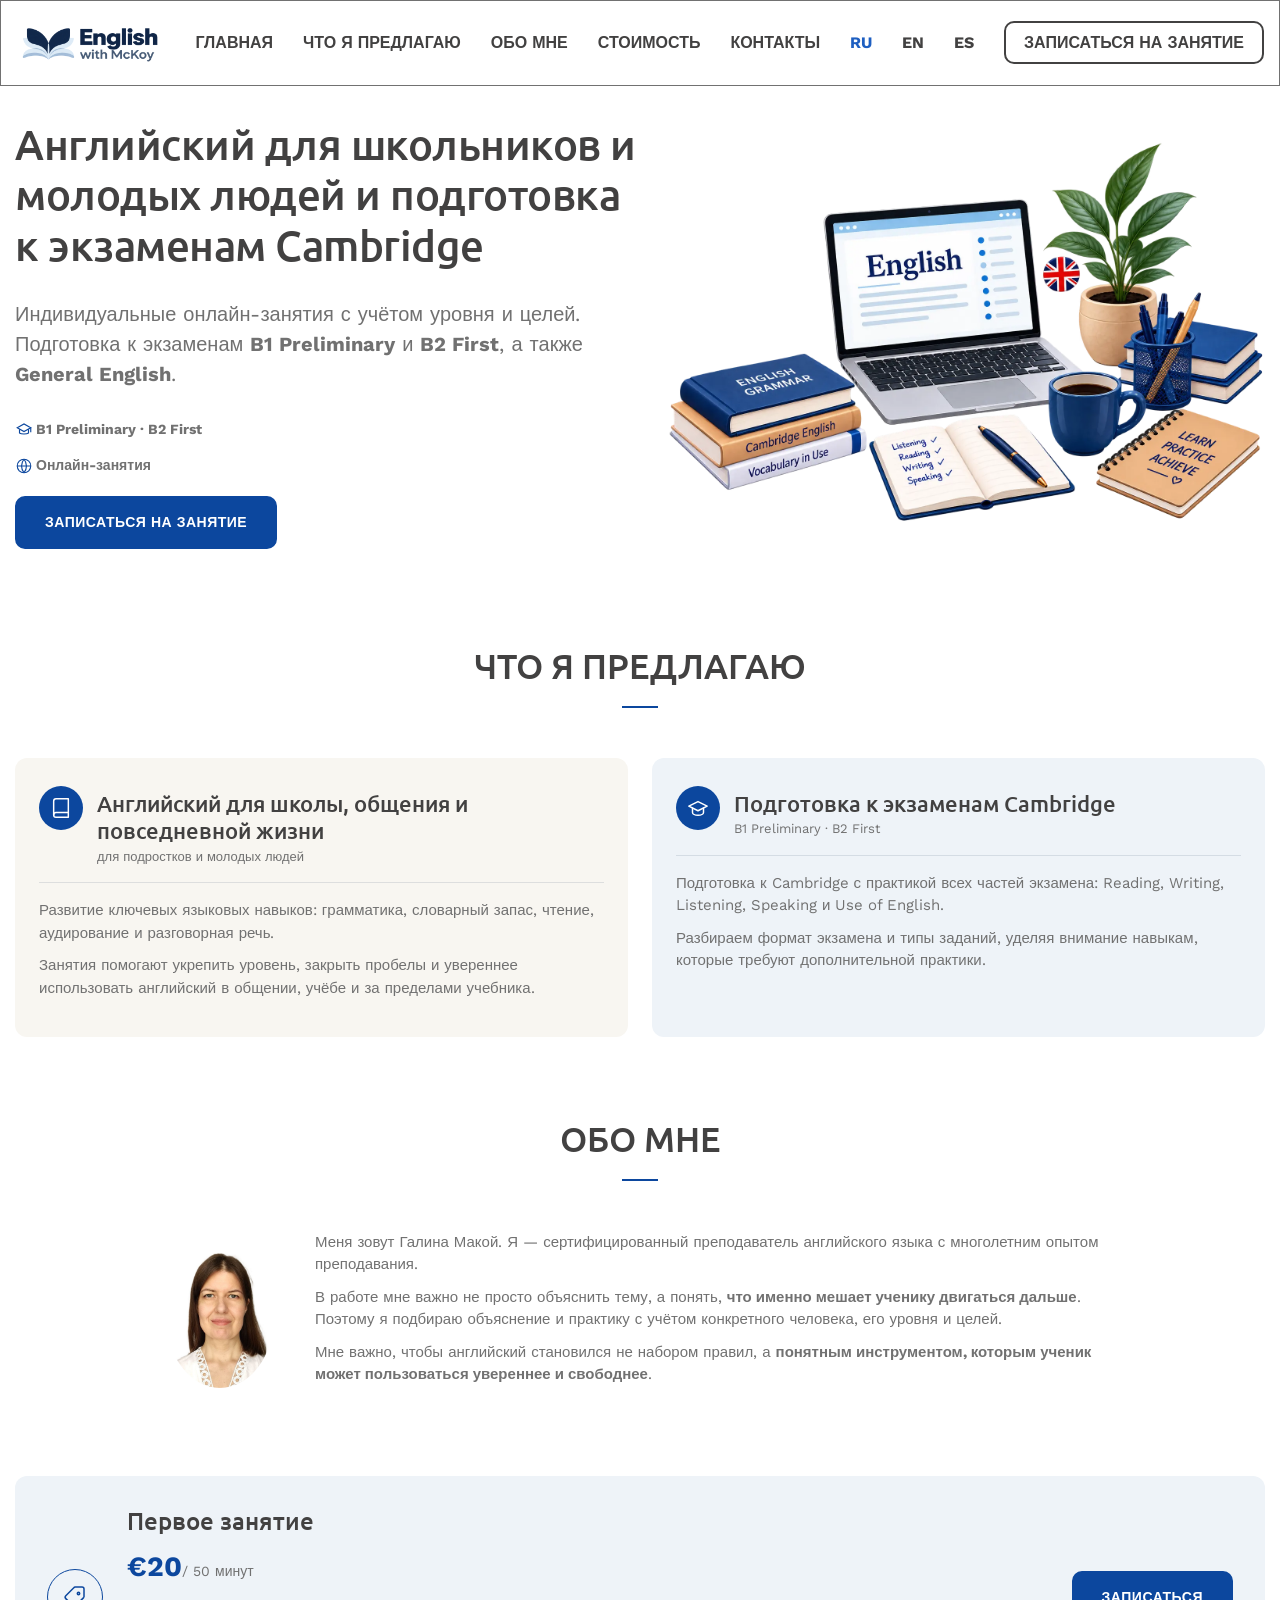
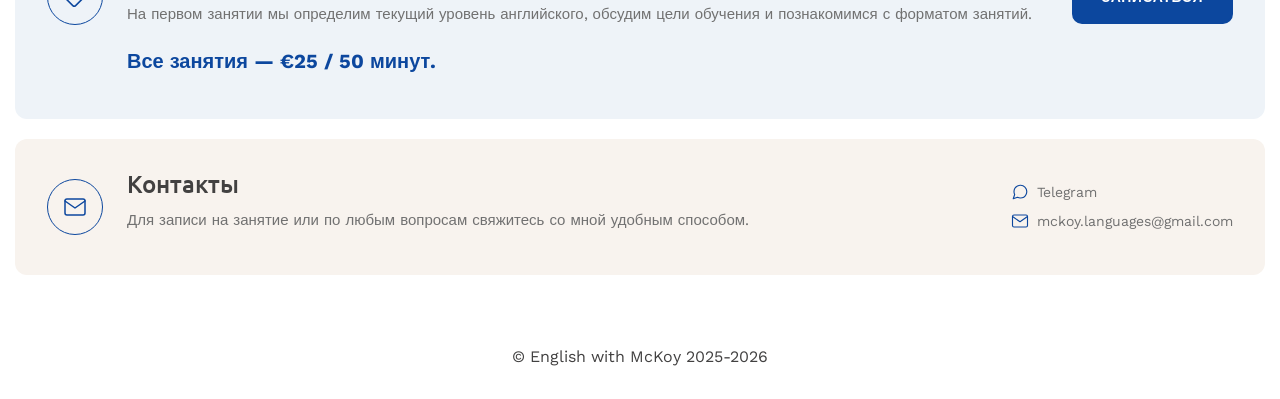
<file: index.html>
<!DOCTYPE html>
<html lang="ru">
<head>
    <meta charset="UTF-8">
    <meta name="viewport" content="width=device-width, initial-scale=1.0">
    <meta property="og:image" content="https://englishwithmckoy.netlify.app/images/og-image.webp" />
    <meta property="og:image:width" content="1200" />
    <meta property="og:image:height" content="630" />
    <meta property="og:url" content="https://englishwithmckoy.netlify.app/" />
    <meta property="og:locale" content="ru_RU" />
    <meta name="twitter:card" content="summary_large_image" />
    <meta name="twitter:image" content="https://englishwithmckoy.netlify.app/images/og-image.webp" />
    <meta name="description"
        content="Галина Маккой — преподаватель английского онлайн для школьников и молодых людей. Подготовка к Cambridge B1 Preliminary и B2 First, а также General English.">

    <link rel="icon" type="image/png" href="/images/favicon/favicon-96x96.png" sizes="96x96" />
    <link rel="icon" type="image/svg+xml" href="/images/favicon/favicon.svg" />
    <link rel="shortcut icon" href="/images/favicon/favicon.ico" />
    <link rel="apple-touch-icon" sizes="180x180" href="/images/favicon/apple-touch-icon.png" />
    <link rel="manifest" href="/images/favicon/site.webmanifest" />

    <link rel="stylesheet" href="css/styles.css">
    <script defer src="js/main.js"></script>
    <title>Галина Маккой — репетитор английского онлайн | Cambridge Exam Preparation</title>
</head>
<body id="home">
    <header class="header">
        <div class="container">
            <div class="header__nav">

                <a href="#home">
                    <h1 class="logo"><img src="/images/logo3.webp" alt="логотип English with McKoy"><span
                            class="sr-only">Galina McKoy's Languages</span></h1>
                </a>
                <button class="burger" type="button">
                    <span class="sr-only">открыть меню</span>
                    <span class="burger__btn"></span>
                </button>
                <nav class="menu">
                    <ul class="menu__list">
                        <li class="menu__item">
                            <a href="#home" class="menu__link">главная</a>
                        </li>
                        <li class="menu__item">
                            <a href="#directions" class="menu__link">Что я предлагаю</a>
                        </li>
                        <li class="menu__item">
                            <a href="#aboutme" class="menu__link">обо мне</a>
                        </li>
                        <li class="menu__item">
                            <a href="#pricing" class="menu__link">стоимость</a>
                        </li>
                        <li class="menu__item">
                            <a href="#contact" class="menu__link">контакты</a>
                        </li>
                        <!-- переключатель языка: ведёт на английскую версию лендинга -->
                        <li class="menu__item">
                            <a href="/" class="menu__link active">ru</a>
                        </li>
                        <li class="menu__item">
                            <a href="/eng/index.html" class="menu__link">en</a>
                        </li>
                        <li class="menu__item">
                            <a href="/es/index.html" class="menu__link">es</a>
                        </li>
                        <li class="menu__item">
                            <a href="#pricing" class="menu__link menu__button">записаться на занятие</a>
                        </li>
                    </ul>

                </nav>
            </div>
        </div>
    </header>
    <main>
        <section class="hero">
            <h2 class="sr-only">Главный экран</h2>
            <div class="container hero__container">

                <div class="hero__info">
                    <p class="hero__heading">Английский для школьников и молодых людей и подготовка к экзаменам
                        Cambridge</p>
                    <p class="hero__subheading">Индивидуальные онлайн-занятия с учётом уровня и целей. Подготовка к
                        экзаменам <span>B1 Preliminary</span> и <span>B2 First</span>, а также <span>General
                            English</span>.</p>
                    <div class="hero__tags">
                        <div class="hero__tag">
                            <svg viewBox="0 0 24 24" aria-hidden="true">
                                <path d="M3 9 12 4l9 5-9 5-9-5Z" />
                                <path d="M6 11v5c2.2 1.7 9.8 1.7 12 0v-5" />
                                <path d="M21 9v6" />
                            </svg>
                            <div class="hero__tag-text">B1 Preliminary · B2 First

                            </div>
                        </div>
                        <div class="hero__tag">
                            <svg viewBox="0 0 24 24" aria-hidden="true">
                                <circle cx="12" cy="12" r="9" />
                                <path d="M3 12h18M12 3a14 14 0 0 1 0 18M12 3a14 14 0 0 0 0 18" />
                            </svg>
                            <div class="hero__tag-text">Онлайн-занятия</div>
                        </div>
                    </div>
                    <a href="#pricing" class="btn btn--primary hero__cta">записаться на занятие</a>

                </div>
                <img class="hero__pic" src="/images/hero_bgr1.webp"
                    alt="рабочий стол с ноутбуком, кофе, блокнотом и растением — подготовка к онлайн-уроку английского">
            </div>
        </section>

        <section class="section" id="directions">
            <div class="container">
                <h2 class="title">Что я предлагаю</h2>
                <ul class="directions__grid">
                    <li class="direction-card direction-card--alt">
                        <div class="direction-card__head">
                            <div class="direction-card__icon" aria-hidden="true">
                                <svg viewBox="0 0 24 24" xmlns="http://www.w3.org/2000/svg">
                                    <path d="M4 19.5A2.5 2.5 0 0 1 6.5 17H20" stroke-linecap="round"
                                        stroke-linejoin="round" />
                                    <path d="M6.5 2H20v20H6.5A2.5 2.5 0 0 1 4 19.5v-15A2.5 2.5 0 0 1 6.5 2z"
                                        stroke-linecap="round" stroke-linejoin="round" />
                                </svg>
                            </div>
                            <div>
                                <h3 class="direction-card__title">Английский для школы, общения и повседневной жизни
                                </h3>
                                <p class="direction-card__subtitle">для подростков и молодых людей</p>
                            </div>
                        </div>
                        <hr class="direction-card__divider">
                        <p class="direction-card__text">Развитие ключевых языковых навыков: грамматика, словарный запас,
                            чтение, аудирование и разговорная речь.</p>
                        <p class="direction-card__text">Занятия помогают укрепить уровень, закрыть пробелы и увереннее
                            использовать английский в общении, учёбе и за пределами
                            учебника.</p>
                    </li>
                    <li class="direction-card">
                        <div class="direction-card__head">
                            <div class="direction-card__icon" aria-hidden="true">
                                <svg viewBox="0 0 24 24" xmlns="http://www.w3.org/2000/svg">
                                    <path d="M22 10 12 5 2 10l10 5 10-5z" stroke-linecap="round"
                                        stroke-linejoin="round" />
                                    <path d="M6 12v5c0 1.5 2.5 3 6 3s6-1.5 6-3v-5" stroke-linecap="round"
                                        stroke-linejoin="round" />
                                </svg>
                            </div>
                            <div>
                                <h3 class="direction-card__title">Подготовка к экзаменам Cambridge</h3>
                                <p class="direction-card__subtitle">B1 Preliminary · B2 First</p>
                            </div>
                        </div>
                        <hr class="direction-card__divider">
                        <p class="direction-card__text">Подготовка к Cambridge с практикой всех частей экзамена:
                            Reading, Writing, Listening, Speaking и Use of English.</p>
                        <p class="direction-card__text">Разбираем формат экзамена и типы заданий, уделяя внимание
                            навыкам, которые требуют дополнительной практики.</p>
                    </li>
                </ul>
            </div>
        </section>

        <!-- ОБО МНЕ — ЗАГОТОВКА. Финальный текст пока не готов, оставлено место под фото и короткую заметку -->
        <section class="section" id="aboutme">
            <div class="container">
                <h2 class="title">обо мне</h2>
                <div class="about-placeholder">
                    <img class="about-avatar--placeholder" aria-hidden="true" src="/images/galina.jpg"
                        alt="фото Галины Маккой, преподавателя английского языка, улыбающейся и смотрящей в камеру">
                    <div class="about-placeholder__note">
                        <p>Меня зовут Галина Макой. Я — сертифицированный преподаватель английского языка с многолетним
                            опытом преподавания.</p>

                        <p>В работе мне важно не просто объяснить тему, а понять, <span>что именно мешает ученику
                                двигаться дальше</span>. Поэтому я подбираю объяснение и практику с учётом конкретного
                            человека, его уровня и целей.</p>

                        <p></p>Мне важно, чтобы английский становился не набором правил, а <span>понятным инструментом,
                            которым ученик может пользоваться
                            увереннее и свободнее</span>.</p>
                    </div>
                </div>
            </div>
        </section>

        <!-- ЦЕНА НИЖЕ ПРИМЕРНАЯ — если что-то изменится, поправьте здесь -->
        <section class="section" id="pricing">
            <div class="container">
                <div class="plaque-bar plaque-bar--blue">
                    <div class="plaque-bar__icon" aria-hidden="true">
                        <svg viewBox="0 0 24 24" xmlns="http://www.w3.org/2000/svg">
                            <path
                                d="M20.6 12.6 12.6 20.6a2 2 0 0 1-2.8 0l-7-7a2 2 0 0 1 0-2.8L10.8 2.8A2 2 0 0 1 12.2 2H19a2 2 0 0 1 2 2v6.8a2 2 0 0 1-.4 1.8z"
                                stroke-linecap="round" stroke-linejoin="round" />
                            <circle cx="15.5" cy="8.5" r="1.2" />
                        </svg>
                    </div>
                    <div class="plaque-bar__body">
                        <h2 class="plaque-bar__title">Первое занятие</h2>
                        <p class="plaque-bar__price">€20<span>/ 50 минут</span></p>
                        <p class="plaque-bar__text">На первом занятии мы определим текущий уровень
                            английского, обсудим цели обучения и познакомимся
                            с форматом занятий.
                        </p>
                        <p class="plaque-bar__lessons">Все занятия — €25 / 50 минут.</p>
                    </div>
                    <a href="https://cal.com/galina-mckoy-zdlrys" target="_blank" rel="noopener"
                        class="btn btn--primary">записаться</a>
                </div>

                <!-- КОНТАКТЫ — ПЛЕЙСХОЛДЕРЫ, замените WhatsApp и почту на свои -->
                <div class="plaque-bar plaque-bar--cream" id="contact">
                    <div class="plaque-bar__icon" aria-hidden="true">
                        <svg viewBox="0 0 24 24" xmlns="http://www.w3.org/2000/svg">
                            <rect x="2" y="4" width="20" height="16" rx="2" stroke-linecap="round"
                                stroke-linejoin="round" />
                            <path d="m2 6 10 7 10-7" stroke-linecap="round" stroke-linejoin="round" />
                        </svg>
                    </div>
                    <div class="plaque-bar__body">
                        <h2 class="plaque-bar__title">Контакты</h2>
                        <p class="plaque-bar__text">Для записи на занятие или по любым вопросам свяжитесь со мной
                            удобным способом.</p>
                    </div>
                    <div class="plaque-bar__side">
                        <!-- <a href="#contact" class="btn btn--primary">записаться на занятие</a> -->
                        <div class="plaque-bar__contacts">
                            <span class="plaque-bar__contact-item">
                                <svg viewBox="0 0 24 24" xmlns="http://www.w3.org/2000/svg" aria-hidden="true">
                                    <path
                                        d="M21 11.5a8.38 8.38 0 0 1-.9 3.8 8.5 8.5 0 0 1-7.6 4.7 8.38 8.38 0 0 1-3.8-.9L3 21l1.9-5.7a8.38 8.38 0 0 1-.9-3.8 8.5 8.5 0 0 1 4.7-7.6 8.38 8.38 0 0 1 3.8-.9h.5a8.48 8.48 0 0 1 8 8v.5z"
                                        stroke-linecap="round" stroke-linejoin="round" />
                                </svg>
                                <a href="https://t.me/English_With_McKoy" target="_blank" rel="noopener">Telegram</a>
                            </span>
                            <span class="plaque-bar__contact-item">
                                <svg viewBox="0 0 24 24" xmlns="http://www.w3.org/2000/svg" aria-hidden="true">
                                    <rect x="2" y="4" width="20" height="16" rx="2" stroke-linecap="round"
                                        stroke-linejoin="round" />
                                    <path d="m2 6 10 7 10-7" stroke-linecap="round" stroke-linejoin="round" />
                                </svg>
                                <a href="mailto:mckoy.languages@gmail.com">mckoy.languages@gmail.com</a>
                            </span>
                        </div>
                    </div>
                </div>
            </div>
        </section>


    </main>
    <footer>
        <div class="container">
            &copy English with McKoy 2025-<span id="current-year"></span>
        </div>
    </footer>

</body>
</html>
</file>
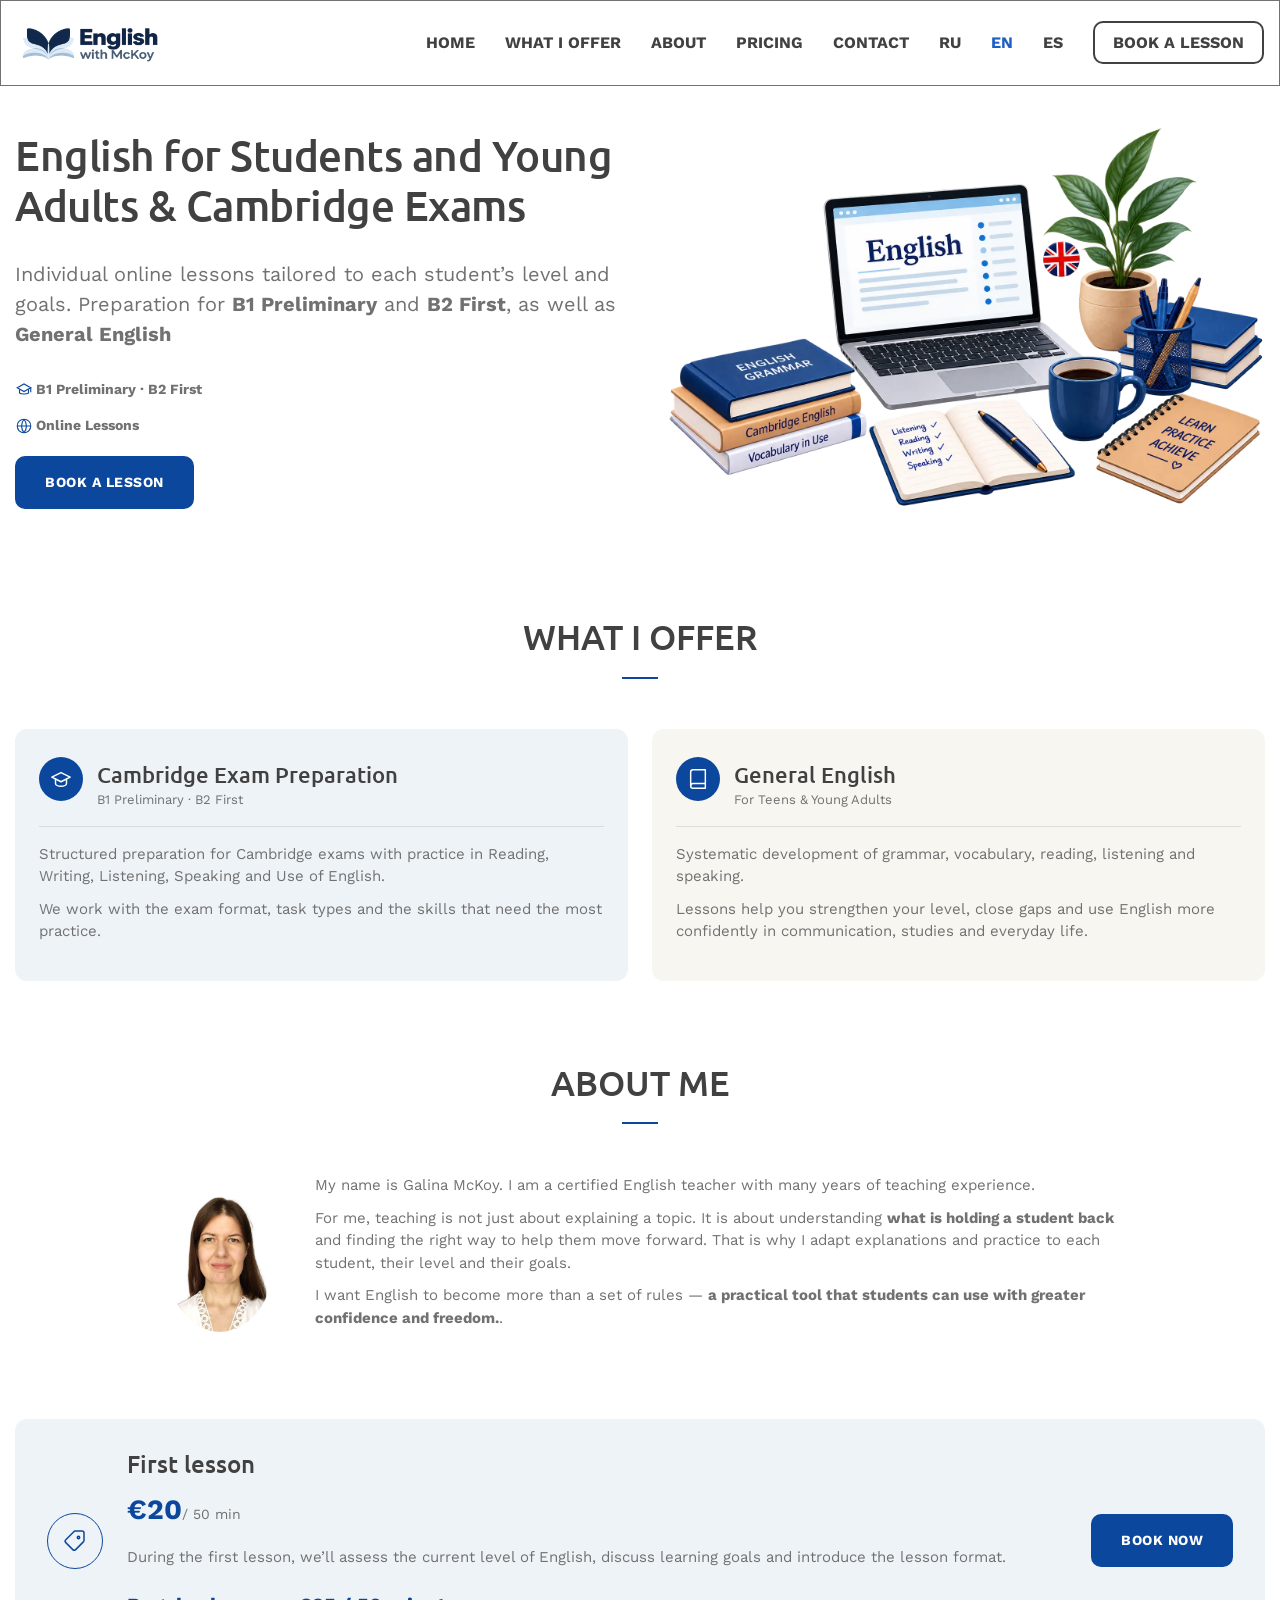
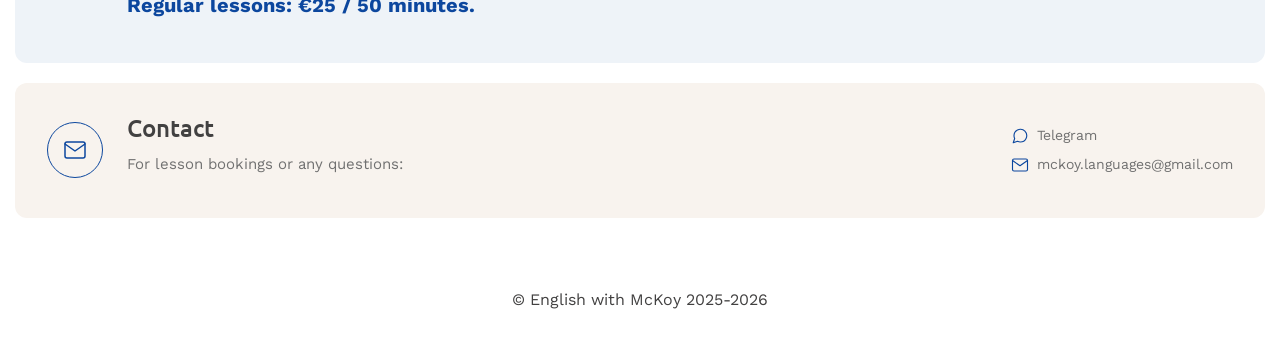
<file: eng/index.html>
<!DOCTYPE html>
<html lang="en">
<head>
    <meta charset="UTF-8">
    <meta name="viewport" content="width=device-width, initial-scale=1.0">
    <meta property="og:image" content="https://englishwithmckoy.netlify.app/images/og-image.webp" />
    <meta property="og:image:width" content="1200" />
    <meta property="og:image:height" content="630" />
    <meta property="og:url" content="https://englishwithmckoy.netlify.app/eng/" />
    <meta property="og:locale" content="en_US" />
    <meta name="twitter:card" content="summary_large_image" />
    <meta name="twitter:image" content="https://englishwithmckoy.netlify.app/images/og-image.webp" />
    <meta name="description"
        content="Galina McKoy — online English tutor for teens and young adults. Cambridge Exam Preparation and General English.">

    <link rel="icon" type="image/png" href="/images/favicon/favicon-96x96.png" sizes="96x96" />
    <link rel="icon" type="image/svg+xml" href="/images/favicon/favicon.svg" />
    <link rel="shortcut icon" href="/images/favicon/favicon.ico" />
    <link rel="apple-touch-icon" sizes="180x180" href="/images/favicon/apple-touch-icon.png" />
    <link rel="manifest" href="/images/favicon/site.webmanifest" />

    <link rel="stylesheet" href="../css/styles.css">
    <script defer src="../js/main.js"></script>
    <title>Galina McKoy — Online English Tutor</title>
</head>
<body id="home">
    <header class="header">
        <div class="container">
            <div class="header__nav">

                <a href="#home">
                    <h1 class="logo"><img src="/images/logo3.webp" alt="English with McKoy logo"><span
                            class="sr-only">Galina McKoy's Languages</span></h1>
                </a>
                <button class="burger" type="button">
                    <span class="sr-only">open menu</span>
                    <span class="burger__btn"></span>
                </button>
                <nav class="menu">
                    <ul class="menu__list">
                        <li class="menu__item">
                            <a href="#home" class="menu__link">home</a>
                        </li>
                        <li class="menu__item">
                            <a href="#directions" class="menu__link">what i offer</a>
                        </li>
                        <li class="menu__item">
                            <a href="#aboutme" class="menu__link">about</a>
                        </li>
                        <li class="menu__item">
                            <a href="#pricing" class="menu__link">pricing</a>
                        </li>
                        <li class="menu__item">
                            <a href="#contact" class="menu__link">contact</a>
                        </li>
                        <!-- language switch: back to the Russian version -->
                        <li class="menu__item">
                            <a href="/" class="menu__link">ru</a>
                        </li>
                        <li class="menu__item">
                            <a href="/eng/index.html" class="menu__link active">en</a>
                        </li>
                        <li class="menu__item">
                            <a href="/es/index.html" class="menu__link">es</a>
                        </li>
                        <li class="menu__item">
                            <a href="#pricing" class="menu__link menu__button">book a lesson</a>
                        </li>
                    </ul>

                </nav>
            </div>
        </div>
    </header>
    <main>
        <section class="hero">
            <h2 class="sr-only">Hero section</h2>
            <div class="container hero__container">

                <div class="hero__info">
                    <p class="hero__heading">English for Students and Young Adults & Cambridge Exams</p>
                    <p class="hero__subheading">Individual online lessons tailored to each student’s level and goals.
                        Preparation for <span>B1 Preliminary</span> and <span>B2 First</span>, as
                        well as <span>General English</span></p>
                    <div class="hero__tags">
                        <div class="hero__tag">
                            <svg viewBox="0 0 24 24" aria-hidden="true">
                                <path d="M3 9 12 4l9 5-9 5-9-5Z" />
                                <path d="M6 11v5c2.2 1.7 9.8 1.7 12 0v-5" />
                                <path d="M21 9v6" />
                            </svg>
                            <div class="hero__tag-text">

                                B1 Preliminary · B2 First
                            </div>
                        </div>
                        <div class="hero__tag">
                            <svg viewBox="0 0 24 24" aria-hidden="true">
                                <circle cx="12" cy="12" r="9" />
                                <path d="M3 12h18M12 3a14 14 0 0 1 0 18M12 3a14 14 0 0 0 0 18" />
                            </svg>
                            <div class="hero__tag-text">
                                Online Lessons

                            </div>
                        </div>
                    </div>

                    <a href="#pricing" class="btn btn--primary hero__cta">book a lesson</a>

                </div>
                <img class="hero__pic" src="/images/hero_bgr1.webp"
                    alt="desk with a laptop, coffee, notebook and a plant, set up for an online English lesson">
            </div>
        </section>

        <section class="section" id="directions">
            <div class="container">
                <h2 class="title">what i offer</h2>
                <ul class="directions__grid">
                    <li class="direction-card">
                        <div class="direction-card__head">
                            <div class="direction-card__icon" aria-hidden="true">
                                <svg viewBox="0 0 24 24" xmlns="http://www.w3.org/2000/svg">
                                    <path d="M22 10 12 5 2 10l10 5 10-5z" stroke-linecap="round"
                                        stroke-linejoin="round" />
                                    <path d="M6 12v5c0 1.5 2.5 3 6 3s6-1.5 6-3v-5" stroke-linecap="round"
                                        stroke-linejoin="round" />
                                </svg>
                            </div>
                            <div>
                                <h3 class="direction-card__title">Cambridge Exam Preparation</h3>
                                <p class="direction-card__subtitle">B1 Preliminary · B2 First</p>
                            </div>
                        </div>
                        <hr class="direction-card__divider">
                        <p class="direction-card__text">Structured preparation for Cambridge exams with practice in
                            Reading, Writing, Listening, Speaking and Use of English.</p>
                        <p class="direction-card__text">We work with the exam format, task types and the skills that
                            need the most practice.</p>
                    </li>
                    <li class="direction-card direction-card--alt">
                        <div class="direction-card__head">
                            <div class="direction-card__icon" aria-hidden="true">
                                <svg viewBox="0 0 24 24" xmlns="http://www.w3.org/2000/svg">
                                    <path d="M4 19.5A2.5 2.5 0 0 1 6.5 17H20" stroke-linecap="round"
                                        stroke-linejoin="round" />
                                    <path d="M6.5 2H20v20H6.5A2.5 2.5 0 0 1 4 19.5v-15A2.5 2.5 0 0 1 6.5 2z"
                                        stroke-linecap="round" stroke-linejoin="round" />
                                </svg>
                            </div>
                            <div>
                                <h3 class="direction-card__title">General English</h3>
                                <p class="direction-card__subtitle">For Teens &amp; Young Adults</p>
                            </div>
                        </div>
                        <hr class="direction-card__divider">
                        <p class="direction-card__text">Systematic development of grammar, vocabulary, reading,
                            listening and speaking.</p>
                        <p class="direction-card__text">Lessons help you strengthen your level, close gaps and use
                            English more confidently in communication, studies and everyday life.</p>
                    </li>
                </ul>
            </div>
        </section>

        <!-- ABOUT ME — PLACEHOLDER. Final bio not ready yet, space reserved for a photo and short note -->
        <section class="section" id="aboutme">
            <div class="container">
                <h2 class="title">about me</h2>
                <div class="about-placeholder">

                    <img class="about-avatar--placeholder" aria-hidden="true" src="/images/galina.jpg"
                        alt="photo of Galina McKoy, an English teacher, smiling and looking at the camera">

                    <div class="about-placeholder__note">
                        <p>My name is Galina McKoy. I am a certified English teacher with many years of teaching
                            experience.
                        </p>

                        <p>For me, teaching is not just about explaining a topic. It is about understanding <span>what
                                is holding a student back</span>
                            and finding the right way to help them move forward. That is why I adapt explanations and
                            practice to each student,
                            their level and their goals.
                        </p>

                        <p>I want English to become more than a set of rules — <span>a practical tool that students can
                                use with greater confidence and freedom.</span>.</p>
                    </div>
                </div>
            </div>
        </section>

        <!-- PRICE BELOW IS A PLACEHOLDER — update if it changes -->
        <section class="section" id="pricing">
            <div class="container">
                <div class="plaque-bar plaque-bar--blue">
                    <div class="plaque-bar__icon" aria-hidden="true">
                        <svg viewBox="0 0 24 24" xmlns="http://www.w3.org/2000/svg">
                            <path
                                d="M20.6 12.6 12.6 20.6a2 2 0 0 1-2.8 0l-7-7a2 2 0 0 1 0-2.8L10.8 2.8A2 2 0 0 1 12.2 2H19a2 2 0 0 1 2 2v6.8a2 2 0 0 1-.4 1.8z"
                                stroke-linecap="round" stroke-linejoin="round" />
                            <circle cx="15.5" cy="8.5" r="1.2" />
                        </svg>
                    </div>
                    <div class="plaque-bar__body">
                        <h2 class="plaque-bar__title">First lesson</h2>
                        <p class="plaque-bar__price">€20<span>/ 50 min</span></p>
                        <p class="plaque-bar__text">During the first lesson, we’ll assess the current level
                            of English, discuss learning goals and introduce
                            the lesson format.</p>
                        <p class="plaque-bar__lessons">Regular lessons: €25 / 50 minutes.
                        </p>
                    </div>
                    <a href="https://cal.com/galina-mckoy-zdlrys" target="_blank" rel="noopener"
                        class="btn btn--primary">book now</a>
                </div>

                <!-- CONTACT DETAILS ARE PLACEHOLDERS — replace WhatsApp and email with your own -->
                <div class="plaque-bar plaque-bar--cream" id="contact">
                    <div class="plaque-bar__icon" aria-hidden="true">
                        <svg viewBox="0 0 24 24" xmlns="http://www.w3.org/2000/svg">
                            <rect x="2" y="4" width="20" height="16" rx="2" stroke-linecap="round"
                                stroke-linejoin="round" />
                            <path d="m2 6 10 7 10-7" stroke-linecap="round" stroke-linejoin="round" />
                        </svg>
                    </div>
                    <div class="plaque-bar__body">
                        <h2 class="plaque-bar__title">Contact</h2>
                        <p class="plaque-bar__text">For lesson bookings or any questions:
                        </p>
                    </div>
                    <div class="plaque-bar__side">
                        <!-- <a href="#contact" class="btn btn--primary">book a lesson</a> -->
                        <div class="plaque-bar__contacts">
                            <span class="plaque-bar__contact-item">
                                <svg viewBox="0 0 24 24" xmlns="http://www.w3.org/2000/svg" aria-hidden="true">
                                    <path
                                        d="M21 11.5a8.38 8.38 0 0 1-.9 3.8 8.5 8.5 0 0 1-7.6 4.7 8.38 8.38 0 0 1-3.8-.9L3 21l1.9-5.7a8.38 8.38 0 0 1-.9-3.8 8.5 8.5 0 0 1 4.7-7.6 8.38 8.38 0 0 1 3.8-.9h.5a8.48 8.48 0 0 1 8 8v.5z"
                                        stroke-linecap="round" stroke-linejoin="round" />
                                </svg>
                                <a href="https://t.me/English_With_McKoy" target="_blank" rel="noopener">Telegram</a>
                            </span>
                            <span class="plaque-bar__contact-item">
                                <svg viewBox="0 0 24 24" xmlns="http://www.w3.org/2000/svg" aria-hidden="true">
                                    <rect x="2" y="4" width="20" height="16" rx="2" stroke-linecap="round"
                                        stroke-linejoin="round" />
                                    <path d="m2 6 10 7 10-7" stroke-linecap="round" stroke-linejoin="round" />
                                </svg>
                                <a href="mailto:mckoy.languages@gmail.com">mckoy.languages@gmail.com</a>
                            </span>
                        </div>
                    </div>
                </div>
            </div>
        </section>


    </main>
    <footer>
        <div class="container">
            &copy English with McKoy 2025-<span id="current-year"></span>
        </div>
    </footer>

</body>
</html>
</file>
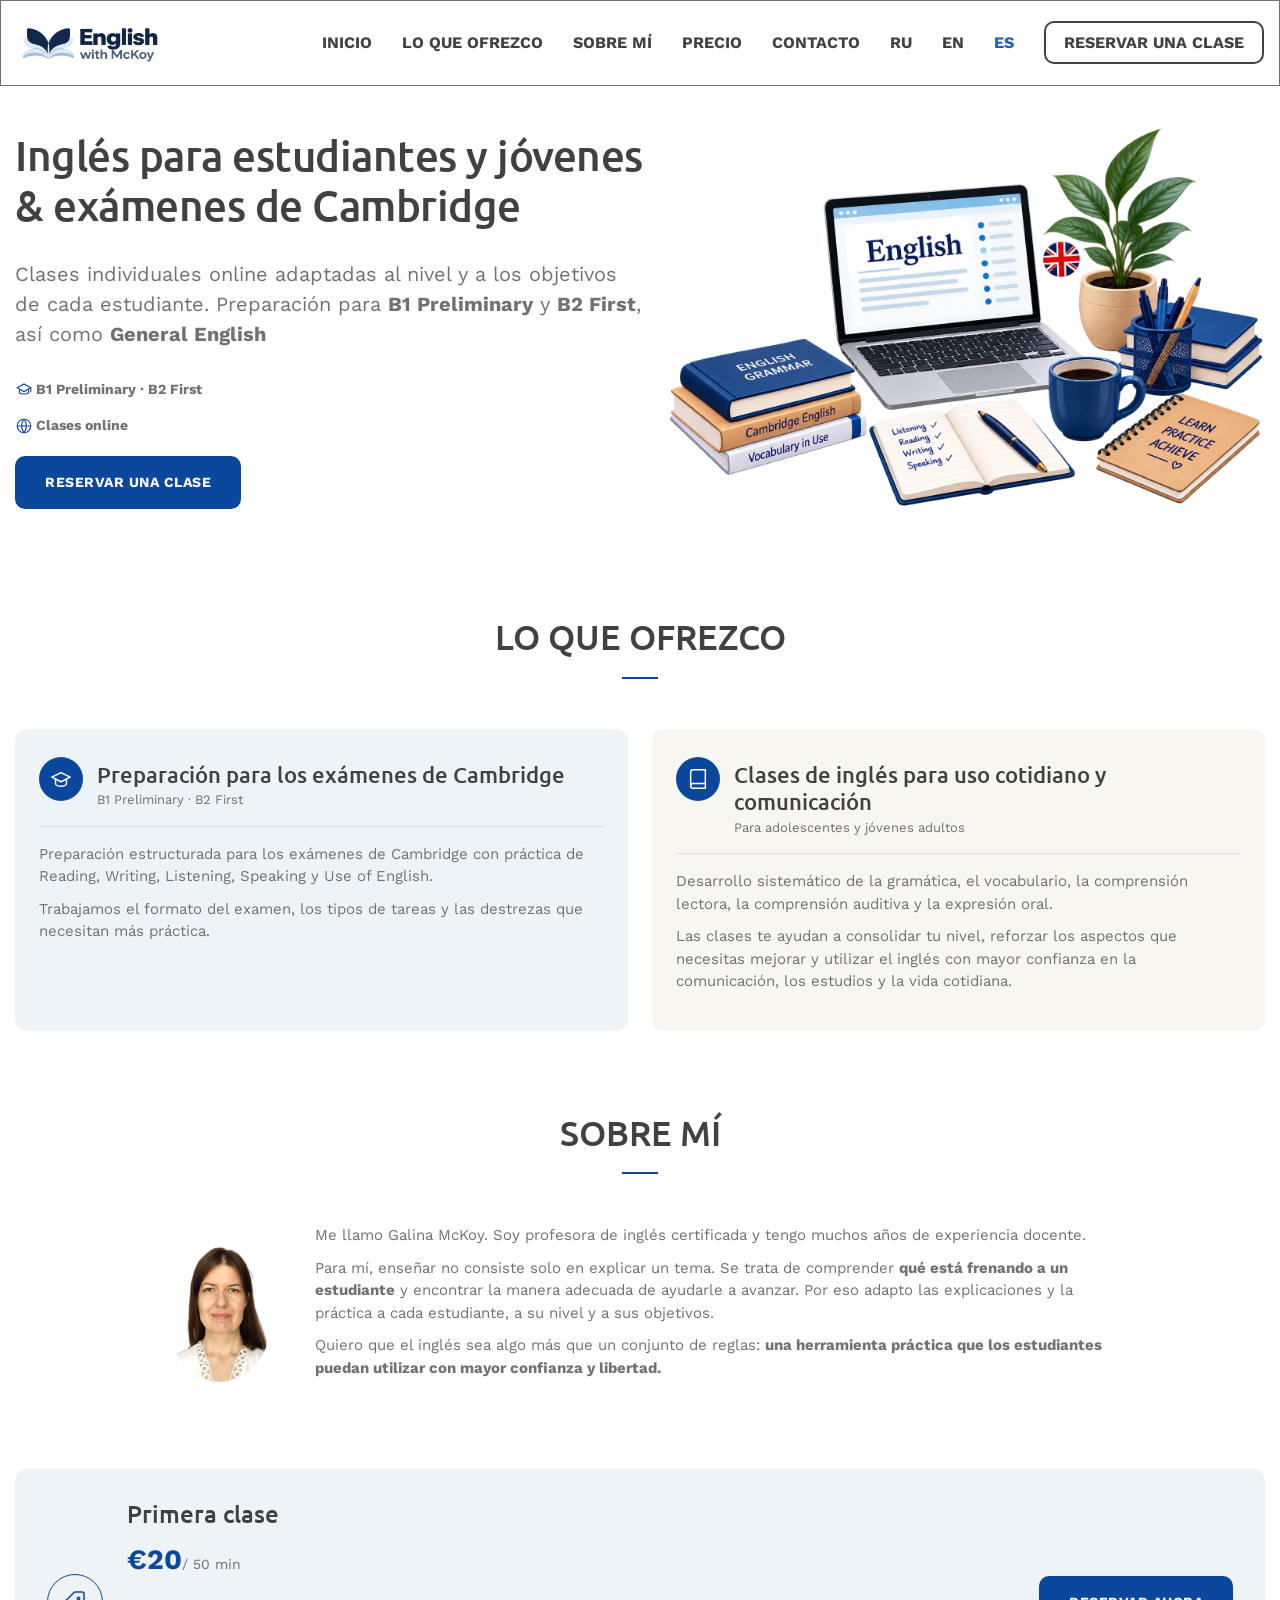
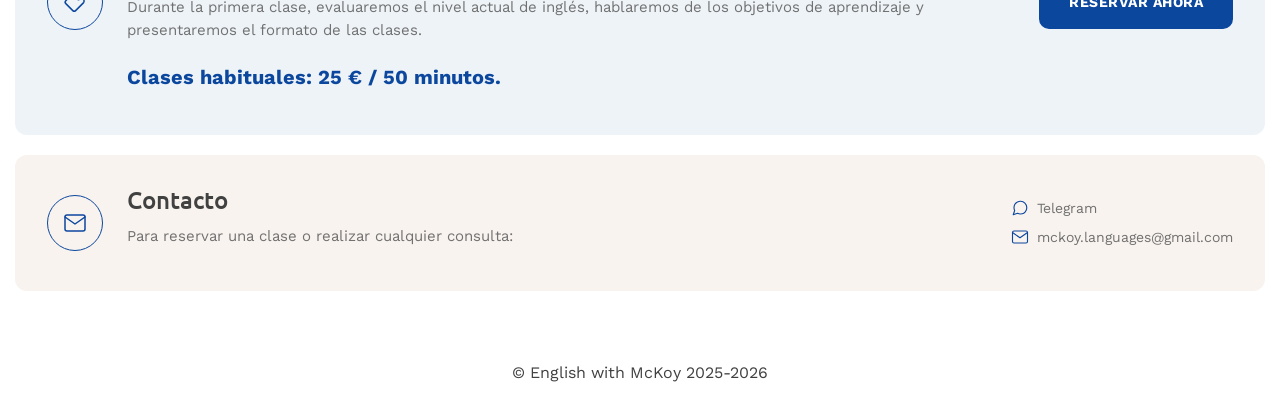
<file: es/index.html>
<!DOCTYPE html>
<html lang="es">

<head>
    <meta charset="UTF-8">
    <meta name="viewport" content="width=device-width, initial-scale=1.0">
    <meta property="og:image" content="https://englishwithmckoy.netlify.app/images/og-image.webp" />
    <meta property="og:image:width" content="1200" />
    <meta property="og:image:height" content="630" />
    <meta property="og:url" content="https://englishwithmckoy.netlify.app/es/" />
    <meta property="og:locale" content="es_ES" />
    <meta name="twitter:card" content="summary_large_image" />
    <meta name="twitter:image" content="https://englishwithmckoy.netlify.app/images/og-image.webp" />
    <meta name="description"
        content="Galina McKoy — profesora de inglés online para adolescentes y jóvenes adultos. Preparación para los exámenes de Cambridge y General English.">

    <link rel="icon" type="image/png" href="/images/favicon/favicon-96x96.png" sizes="96x96" />
    <link rel="icon" type="image/svg+xml" href="/images/favicon/favicon.svg" />
    <link rel="shortcut icon" href="/images/favicon/favicon.ico" />
    <link rel="apple-touch-icon" sizes="180x180" href="/images/favicon/apple-touch-icon.png" />
    <link rel="manifest" href="/images/favicon/site.webmanifest" />

    <link rel="stylesheet" href="../css/styles.css">
    <script defer src="../js/main.js"></script>
    <title>Galina McKoy — Profesora de inglés online</title>
</head>

<body id="home">

    <header class="header">
        <div class="container">
            <div class="header__nav">

                <a href="#home">
                    <h1 class="logo">
                        <img src="/images/logo3.webp" alt="English with McKoy logo">
                        <span class="sr-only">Idiomas de Galina McKoy</span>
                    </h1>
                </a>

                <button class="burger" type="button">
                    <span class="sr-only">abrir menú</span>
                    <span class="burger__btn"></span>
                </button>

                <nav class="menu">
                    <ul class="menu__list">

                        <li class="menu__item">
                            <a href="#home" class="menu__link">inicio</a>
                        </li>

                        <li class="menu__item">
                            <a href="#directions" class="menu__link">lo que ofrezco</a>
                        </li>

                        <li class="menu__item">
                            <a href="#aboutme" class="menu__link">sobre mí</a>
                        </li>

                        <li class="menu__item">
                            <a href="#pricing" class="menu__link">precio</a>
                        </li>

                        <li class="menu__item">
                            <a href="#contact" class="menu__link">contacto</a>
                        </li>

                        <!-- language switch: back to the Russian version -->
                        <li class="menu__item">
                            <a href="/" class="menu__link">ru</a>
                        </li>
                        <li class="menu__item">
                            <a href="/eng/index.html" class="menu__link">en</a>
                        </li>
                        <li class="menu__item">
                            <a href="/es/index.html" class="menu__link active">es</a>
                        </li>

                        <li class="menu__item">
                            <a href="#pricing" class="menu__link menu__button">reservar una clase</a>
                        </li>

                    </ul>
                </nav>

            </div>
        </div>
    </header>


    <main>

        <section class="hero">
            <h2 class="sr-only">Sección principal</h2>

            <div class="container hero__container">

                <div class="hero__info">

                    <p class="hero__heading">
                        Inglés para estudiantes y jóvenes & exámenes de Cambridge
                    </p>

                    <p class="hero__subheading">
                        Clases individuales online adaptadas al nivel y a los objetivos de cada estudiante.
                        Preparación para <span>B1 Preliminary</span> y <span>B2 First</span>, así como
                        <span>General English</span>
                    </p>

                    <div class="hero__tags">

                        <div class="hero__tag">
                            <svg viewBox="0 0 24 24" aria-hidden="true">
                                <path d="M3 9 12 4l9 5-9 5-9-5Z" />
                                <path d="M6 11v5c2.2 1.7 9.8 1.7 12 0v-5" />
                                <path d="M21 9v6" />
                            </svg>

                            <div class="hero__tag-text">
                                B1 Preliminary · B2 First
                            </div>
                        </div>


                        <div class="hero__tag">
                            <svg viewBox="0 0 24 24" aria-hidden="true">
                                <circle cx="12" cy="12" r="9" />
                                <path d="M3 12h18M12 3a14 14 0 0 1 0 18M12 3a14 14 0 0 0 0 18" />
                            </svg>

                            <div class="hero__tag-text">
                                Clases online
                            </div>
                        </div>

                    </div>

                    <a href="#pricing" class="btn btn--primary hero__cta">
                        reservar una clase
                    </a>

                </div>

                <img class="hero__pic" src="/images/hero_bgr1.webp"
                    alt="escritorio con un portátil, café, cuaderno y una planta, preparado para una clase de inglés online">

            </div>
        </section>


        <section class="section" id="directions">

            <div class="container">

                <h2 class="title">lo que ofrezco</h2>

                <ul class="directions__grid">

                    <li class="direction-card">

                        <div class="direction-card__head">

                            <div class="direction-card__icon" aria-hidden="true">
                                <svg viewBox="0 0 24 24" xmlns="http://www.w3.org/2000/svg">
                                    <path d="M22 10 12 5 2 10l10 5 10-5z" stroke-linecap="round"
                                        stroke-linejoin="round" />

                                    <path d="M6 12v5c0 1.5 2.5 3 6 3s6-1.5 6-3v-5" stroke-linecap="round"
                                        stroke-linejoin="round" />
                                </svg>
                            </div>

                            <div>
                                <h3 class="direction-card__title">
                                    Preparación para los exámenes de Cambridge
                                </h3>

                                <p class="direction-card__subtitle">
                                    B1 Preliminary · B2 First
                                </p>
                            </div>

                        </div>

                        <hr class="direction-card__divider">

                        <p class="direction-card__text">
                            Preparación estructurada para los exámenes de Cambridge con práctica de
                            Reading, Writing, Listening, Speaking y Use of English.
                        </p>

                        <p class="direction-card__text">
                            Trabajamos el formato del examen, los tipos de tareas y las destrezas que
                            necesitan más práctica.
                        </p>

                    </li>


                    <li class="direction-card direction-card--alt">

                        <div class="direction-card__head">

                            <div class="direction-card__icon" aria-hidden="true">
                                <svg viewBox="0 0 24 24" xmlns="http://www.w3.org/2000/svg">

                                    <path d="M4 19.5A2.5 2.5 0 0 1 6.5 17H20" stroke-linecap="round"
                                        stroke-linejoin="round" />

                                    <path d="M6.5 2H20v20H6.5A2.5 2.5 0 0 1 4 19.5v-15A2.5 2.5 0 0 1 6.5 2z"
                                        stroke-linecap="round" stroke-linejoin="round" />

                                </svg>
                            </div>

                            <div>
                                <h3 class="direction-card__title">
                                    Clases de inglés para uso cotidiano y comunicación
                                </h3>

                                <p class="direction-card__subtitle">
                                    Para adolescentes y jóvenes adultos
                                </p>
                            </div>

                        </div>

                        <hr class="direction-card__divider">

                        <p class="direction-card__text">
                            Desarrollo sistemático de la gramática, el vocabulario, la comprensión lectora,
                            la comprensión auditiva y la expresión oral.
                        </p>

                        <p class="direction-card__text">
                            Las clases te ayudan a consolidar tu nivel, reforzar los aspectos que necesitas
                            mejorar y utilizar el inglés con mayor confianza en la comunicación, los estudios
                            y la vida cotidiana.
                        </p>

                    </li>

                </ul>

            </div>

        </section>


        <!-- ABOUT ME — PLACEHOLDER. Final bio not ready yet, space reserved for a photo and short note -->

        <section class="section" id="aboutme">

            <div class="container">

                <h2 class="title">sobre mí</h2>

                <div class="about-placeholder">

                    <img class="about-avatar--placeholder" aria-hidden="true" src="/images/galina.jpg"
                        alt="foto de Galina McKoy, profesora de inglés, sonriendo y mirando a la cámara">

                    <div class="about-placeholder__note">

                        <p>
                            Me llamo Galina McKoy. Soy profesora de inglés certificada y tengo muchos años
                            de experiencia docente.
                        </p>

                        <p>
                            Para mí, enseñar no consiste solo en explicar un tema. Se trata de comprender
                            <span>qué está frenando a un estudiante</span> y encontrar la manera adecuada
                            de ayudarle a avanzar. Por eso adapto las explicaciones y la práctica a cada
                            estudiante, a su nivel y a sus objetivos.
                        </p>

                        <p>
                            Quiero que el inglés sea algo más que un conjunto de reglas:
                            <span>una herramienta práctica que los estudiantes puedan utilizar con mayor
                                confianza y libertad.</span>
                        </p>

                    </div>

                </div>

            </div>

        </section>


        <!-- PRICE BELOW IS A PLACEHOLDER — update if it changes -->

        <section class="section" id="pricing">

            <div class="container">

                <div class="plaque-bar plaque-bar--blue">

                    <div class="plaque-bar__icon" aria-hidden="true">
                        <svg viewBox="0 0 24 24" xmlns="http://www.w3.org/2000/svg">

                            <path
                                d="M20.6 12.6 12.6 20.6a2 2 0 0 1-2.8 0l-7-7a2 2 0 0 1 0-2.8L10.8 2.8A2 2 0 0 1 12.2 2H19a2 2 0 0 1 2 2v6.8a2 2 0 0 1-.4 1.8z"
                                stroke-linecap="round" stroke-linejoin="round" />

                            <circle cx="15.5" cy="8.5" r="1.2" />

                        </svg>
                    </div>


                    <div class="plaque-bar__body">

                        <h2 class="plaque-bar__title">
                            Primera clase
                        </h2>

                        <p class="plaque-bar__price">
                            €20<span>/ 50 min</span>
                        </p>

                        <p class="plaque-bar__text">
                            Durante la primera clase, evaluaremos el nivel actual de inglés,
                            hablaremos de los objetivos de aprendizaje y presentaremos
                            el formato de las clases.
                        </p>

                        <p class="plaque-bar__lessons">
                            Clases habituales: 25 € / 50 minutos.
                        </p>

                    </div>

                    <a href="https://cal.com/galina-mckoy-zdlrys" target="_blank" rel="noopener"
                        class="btn btn--primary">
                        reservar ahora
                    </a>

                </div>


                <!-- CONTACT DETAILS ARE PLACEHOLDERS — replace WhatsApp and email with your own -->

                <div class="plaque-bar plaque-bar--cream" id="contact">

                    <div class="plaque-bar__icon" aria-hidden="true">

                        <svg viewBox="0 0 24 24" xmlns="http://www.w3.org/2000/svg">

                            <rect x="2" y="4" width="20" height="16" rx="2" stroke-linecap="round"
                                stroke-linejoin="round" />

                            <path d="m2 6 10 7 10-7" stroke-linecap="round" stroke-linejoin="round" />

                        </svg>

                    </div>


                    <div class="plaque-bar__body">

                        <h2 class="plaque-bar__title">
                            Contacto
                        </h2>

                        <p class="plaque-bar__text">
                            Para reservar una clase o realizar cualquier consulta:
                        </p>

                    </div>


                    <div class="plaque-bar__side">

                        <!-- <a href="#contact" class="btn btn--primary">reservar una clase</a> -->

                        <div class="plaque-bar__contacts">

                            <span class="plaque-bar__contact-item">

                                <svg viewBox="0 0 24 24" xmlns="http://www.w3.org/2000/svg" aria-hidden="true">

                                    <path
                                        d="M21 11.5a8.38 8.38 0 0 1-.9 3.8 8.5 8.5 0 0 1-7.6 4.7 8.38 8.38 0 0 1-3.8-.9L3 21l1.9-5.7a8.38 8.38 0 0 1-.9-3.8 8.5 8.5 0 0 1 4.7-7.6 8.38 8.38 0 0 1 3.8-.9h.5a8.48 8.48 0 0 1 8 8v.5z"
                                        stroke-linecap="round" stroke-linejoin="round" />

                                </svg>

                                <a href="https://t.me/English_With_McKoy" target="_blank" rel="noopener">Telegram</a>

                            </span>


                            <span class="plaque-bar__contact-item">

                                <svg viewBox="0 0 24 24" xmlns="http://www.w3.org/2000/svg" aria-hidden="true">

                                    <rect x="2" y="4" width="20" height="16" rx="2" stroke-linecap="round"
                                        stroke-linejoin="round" />

                                    <path d="m2 6 10 7 10-7" stroke-linecap="round" stroke-linejoin="round" />

                                </svg>

                                <a href="mailto:mckoy.languages@gmail.com">
                                    mckoy.languages@gmail.com
                                </a>

                            </span>

                        </div>

                    </div>

                </div>

            </div>

        </section>

    </main>


    <footer>

        <div class="container">
            &copy English with McKoy 2025-<span id="current-year"></span>
        </div>

    </footer>

</body>

</html>
</file>
<file: css/styles.css>
html {
  -webkit-box-sizing: border-box;
          box-sizing: border-box;
}

*,
*::after,
*::before {
  -webkit-box-sizing: inherit;
          box-sizing: inherit;
}

ul,
ol {
  padding: 0;
}

body,
h1,
h2,
h3,
h4,
h5,
h6,
p,
ul,
ol,
li,
figure,
figcaption,
blockquote,
dl,
dd {
  margin: 0;
}

ul {
  list-style: none;
}

img {
  max-width: 100%;
  -o-object-fit: cover;
     object-fit: cover;
  display: block;
}

input,
button,
article,
textarea,
select {
  font: inherit;
}

button {
  -webkit-appearance: none;
     -moz-appearance: none;
          appearance: none;
  padding: 0;
  border: 0;
  background-color: transparent;
  cursor: pointer;
}

a {
  text-decoration: none;
  color: inherit;
}

@font-face {
  font-family: "Work Sans";
  src: url("../fonts/WorkSans-Bold.woff2") format("woff2"), url("../fonts/WorkSans-Bold.woff") format("woff");
  font-weight: 600;
  font-style: normal;
  font-display: swap;
}
@font-face {
  font-family: "Work Sans";
  src: url("../fonts/WorkSans-Regular.woff2") format("woff2"), url("../fonts/WorkSans-Regular.woff") format("woff");
  font-weight: 400;
  font-style: normal;
}
@font-face {
  font-family: "Cormorant Garamond";
  src: url("../fonts/CormorantGaramond-Regular.woff2") format("woff2"), url("../fonts/CormorantGaramond-Regular.woff") format("woff");
  font-weight: 400;
  font-style: normal;
  font-display: swap;
}
@font-face {
  font-family: "Cormorant Garamond";
  src: url("../fonts/CormorantGaramond-Medium.woff2") format("woff2"), url("../fonts/CormorantGaramond-Medium.woff") format("woff");
  font-weight: 500;
  font-style: normal;
  font-display: swap;
}
@font-face {
  font-family: "Work Sans";
  src: url("../fonts/WorkSans-Medium.woff2") format("woff2"), url("../fonts/WorkSans-Medium.woff") format("woff");
  font-weight: 500;
  font-style: normal;
  font-display: swap;
}
@font-face {
  font-family: "Ubuntu";
  src: url("../fonts/Ubuntu-MediumItalic.woff2") format("woff2"), url("../fonts/Ubuntu-MediumItalic.woff") format("woff");
  font-weight: 500;
  font-style: italic;
  font-display: swap;
}
@font-face {
  font-family: "Ubuntu";
  src: url("../fonts/Ubuntu-Light.woff2") format("woff2"), url("../fonts/Ubuntu-Light.woff") format("woff");
  font-weight: 300;
  font-style: normal;
  font-display: swap;
}
@font-face {
  font-family: "Ubuntu";
  src: url("../fonts/Ubuntu-Bold.woff2") format("woff2"), url("../fonts/Ubuntu-Bold.woff") format("woff");
  font-weight: bold;
  font-style: normal;
  font-display: swap;
}
@font-face {
  font-family: "Ubuntu";
  src: url("../fonts/Ubuntu-Medium.woff2") format("woff2"), url("../fonts/Ubuntu-Medium.woff") format("woff");
  font-weight: 500;
  font-style: normal;
  font-display: swap;
}
:root {
  --clr-bgr: #fff;
  --clr-decor: #0c479e;
  --clr-active: #1e5fc1;
  --clr-main-font: #424141;
  --clr-hover: #717171;
  --clr-white: #ffffff;
  --clr-title: #424141;
  --font-body: 'Work Sans', sans-serif;
  --font-heading: 'Ubuntu', serif;
}

html,
body {
  height: 100%;
}

html {
  scroll-behavior: smooth;
}

body {
  display: -webkit-box;
  display: -ms-flexbox;
  display: flex;
  -webkit-box-orient: vertical;
  -webkit-box-direction: normal;
      -ms-flex-direction: column;
          flex-direction: column;
  font-family: var(--font-body);
  color: var(--clr-main-font);
  background-color: var(--clr-bgr);
  background-image: var(--clr-bgr-img);
  line-height: 1.5;
  overflow-x: hidden;
}

body.lock {
  overflow-y: hidden;
}

.main {
  -webkit-box-flex: 1;
      -ms-flex-positive: 1;
          flex-grow: 1;
}

.container {
  max-width: 1336px;
  margin: 0 auto;
  padding: 0 15px;
}

.logo {
  max-width: 2.8125rem;
}

.sr-only {
  position: fixed;
  right: 100vw;
  width: 0;
  height: 0;
  opacity: 0;
  overflow: hidden;
}

.title {
  font-size: 218.75%;
  font-weight: 500;
  line-height: 1.3;
  text-transform: uppercase;
  text-align: center;
  margin-bottom: 3.125rem;
}
@media screen and (max-width: 30.125rem) {
  .title {
    font-size: 187.5%;
  }
}

.section {
  padding: 40px 0 40px 0;
  scroll-margin-top: 5rem;
}
@media screen and (max-width: 34.375rem) {
  .section {
    padding: 20px 0 0 0;
  }
}

.header {
  position: fixed;
  width: 100%;
  z-index: 4;
  -webkit-transition: background-color 0.3s;
  transition: background-color 0.3s;
  border: 1px solid var(--clr-hover);
}
.header.scroll {
  background-color: var(--clr-bgr);
}
.header__nav {
  display: -webkit-box;
  display: -ms-flexbox;
  display: flex;
  -webkit-box-pack: justify;
      -ms-flex-pack: justify;
          justify-content: space-between;
  -webkit-box-align: center;
      -ms-flex-align: center;
          align-items: center;
  -ms-flex-wrap: nowrap;
      flex-wrap: nowrap;
  gap: 0.75rem 1.5rem;
  padding: 0.875rem 0;
}

.menu {
  font-size: 100%;
  text-transform: uppercase;
}
.menu__link {
  font-weight: 600;
}
.menu__link.active {
  color: var(--clr-active);
}
.menu__button {
  padding: 0.625rem 1.125rem;
  margin: 0.25rem 0;
  border: 2px solid var(--clr-main-font);
  border-radius: 0.625rem;
  line-height: 1;
  white-space: nowrap;
  -webkit-transition: all 0.3s;
  transition: all 0.3s;
}
.menu__button svg {
  width: 1.5rem;
  height: 1.5rem;
  fill: var(--clr-main-font);
  stroke: var(--clr-main-font);
  stroke-width: 0.0625rem;
  -webkit-transition: all 0.3s;
  transition: all 0.3s;
}
.menu__button:hover {
  border: 2px solid var(--clr-decor);
  color: var(--clr-bgr);
  background-color: var(--clr-decor);
}
.menu__button:hover svg {
  fill: var(--clr-bgr);
  stroke: var(--clr-bgr);
}
.menu__list {
  display: -webkit-box;
  display: -ms-flexbox;
  display: flex;
  -ms-flex-wrap: nowrap;
      flex-wrap: nowrap;
  row-gap: 0.75rem;
  gap: 1.875rem;
  font-family: var(--font-body);
  font-weight: 400;
}
@media screen and (max-width: 79.375rem) {
  .menu__list {
    -webkit-box-orient: vertical;
    -webkit-box-direction: normal;
        -ms-flex-direction: column;
            flex-direction: column;
    -webkit-box-pack: center;
        -ms-flex-pack: center;
            justify-content: center;
    padding: 5rem 0;
  }
}
@media screen and (max-width: 79.375rem) {
  .menu {
    display: -webkit-box;
    display: -ms-flexbox;
    display: flex;
    -webkit-box-orient: vertical;
    -webkit-box-direction: normal;
        -ms-flex-direction: column;
            flex-direction: column;
    gap: 1.875rem;
    position: absolute;
    text-align: center;
    padding: 81px 0;
    top: 0;
    bottom: 0;
    right: 0;
    left: 0;
    height: 100vh;
    overflow-y: auto;
    background-color: var(--clr-bgr);
    -webkit-transform: translateX(-200%);
        -ms-transform: translateX(-200%);
            transform: translateX(-200%);
    -webkit-transition: -webkit-transform 1s;
    transition: -webkit-transform 1s;
    transition: transform 1s;
    transition: transform 1s, -webkit-transform 1s;
  }
}
.menu.active {
  -webkit-transform: translateX(0);
      -ms-transform: translateX(0);
          transform: translateX(0);
  -webkit-transition: -webkit-transform 0.5s;
  transition: -webkit-transform 0.5s;
  transition: transform 0.5s;
  transition: transform 0.5s, -webkit-transform 0.5s;
}
.menu__item {
  white-space: nowrap;
  -webkit-transition: color 0.3s;
  transition: color 0.3s;
}
.menu__item:hover {
  color: var(--clr-hover);
}

.logo {
  display: -webkit-box;
  display: -ms-flexbox;
  display: flex;
  -webkit-box-pack: center;
      -ms-flex-pack: center;
          justify-content: center;
  -webkit-box-align: center;
      -ms-flex-align: center;
          align-items: center;
  max-width: 9.375rem;
  position: relative;
  z-index: 1;
  -webkit-transition: color 0.3s;
  transition: color 0.3s;
}

.burger {
  display: none;
  position: relative;
  width: 70px;
  height: 44px;
  z-index: 100;
}
.burger.active span {
  -webkit-transform: scale(0);
      -ms-transform: scale(0);
          transform: scale(0);
}
.burger.active::before {
  -webkit-transform: rotate(45deg);
      -ms-transform: rotate(45deg);
          transform: rotate(45deg);
  top: 21px;
}
.burger.active::after {
  -webkit-transform: rotate(-45deg);
      -ms-transform: rotate(-45deg);
          transform: rotate(-45deg);
  bottom: 21px;
}
@media screen and (max-width: 79.375rem) {
  .burger {
    display: block;
  }
}
.burger__btn {
  top: 21px;
  position: absolute;
}
.burger::before, .burger::after, .burger__btn {
  position: absolute;
  width: 55px;
  height: 2px;
  left: 0;
  background-color: var(--clr-decor);
}
@media screen and (max-width: 29.375rem) {
  .burger::before, .burger::after, .burger__btn {
    width: 44px;
  }
}
.burger::before, .burger::after {
  content: "";
  -webkit-transition: -webkit-transform 0.2s ease-out;
  transition: -webkit-transform 0.2s ease-out;
  transition: transform 0.2s ease-out;
  transition: transform 0.2s ease-out, -webkit-transform 0.2s ease-out;
}
.burger::before {
  top: 10px;
}
.burger::after {
  bottom: 10px;
}

.hero__container {
  display: -webkit-box;
  display: -ms-flexbox;
  display: flex;
  -webkit-box-flex: 1;
      -ms-flex: 1;
          flex: 1;
  -webkit-box-orient: horizontal;
  -webkit-box-direction: normal;
      -ms-flex-direction: row;
          flex-direction: row;
  -webkit-box-pack: justify;
      -ms-flex-pack: justify;
          justify-content: space-between;
  -webkit-box-align: center;
      -ms-flex-align: center;
          align-items: center;
  gap: 1.25rem;
  padding-top: 7.5rem;
  padding-bottom: 3.4375rem;
}
@media screen and (max-width: 61.875rem) {
  .hero__container {
    -webkit-box-orient: vertical;
    -webkit-box-direction: normal;
        -ms-flex-direction: column;
            flex-direction: column;
    -webkit-box-pack: center;
        -ms-flex-pack: center;
            justify-content: center;
    -webkit-box-align: center;
        -ms-flex-align: center;
            align-items: center;
    padding-bottom: 1.875rem;
  }
}
.hero__info {
  display: -webkit-inline-box;
  display: -ms-inline-flexbox;
  display: inline-flex;
  -webkit-box-orient: vertical;
  -webkit-box-direction: normal;
      -ms-flex-direction: column;
          flex-direction: column;
  position: relative;
  z-index: 3;
  -webkit-box-flex: 1;
      -ms-flex: 1 1 45%;
          flex: 1 1 45%;
}
.hero__pic {
  display: block;
  width: 55%;
  max-width: 37.5rem;
  height: auto;
}
@media screen and (max-width: 59.375rem) {
  .hero__container {
    padding-left: 1.25rem;
    padding-right: 1.25rem;
  }
  .hero__info {
    width: 100%;
  }
  .hero__pic {
    width: 100%;
    max-width: 34.375rem;
  }
}

.btn {
  display: -webkit-inline-box;
  display: -ms-inline-flexbox;
  display: inline-flex;
  -webkit-box-align: center;
      -ms-flex-align: center;
          align-items: center;
  -webkit-box-pack: center;
      -ms-flex-pack: center;
          justify-content: center;
  gap: 0.5rem;
  padding: 0.875rem 1.75rem;
  border: 2px solid var(--clr-decor);
  border-radius: 0.625rem;
  font-weight: 600;
  text-transform: uppercase;
  font-size: 87.5%;
  letter-spacing: 0.5px;
  -webkit-transition: all 0.3s;
  transition: all 0.3s;
  cursor: pointer;
  text-align: center;
  color: var(--clr-decor);
}
.btn:hover {
  background-color: var(--clr-decor);
  color: #fff;
}
.btn--primary {
  background-color: var(--clr-decor);
  color: #fff;
}
.btn--primary:hover {
  background-color: transparent;
  color: var(--clr-decor);
}

.hero__heading {
  font-family: var(--font-heading);
  font-size: 262.5%;
  font-weight: 500;
  color: var(--clr-main-font);
  margin-bottom: 1.75rem;
  line-height: 1.2;
  letter-spacing: -0.5px;
}
@media screen and (max-width: 30.125rem) {
  .hero__heading {
    font-size: 175%;
  }
}

.hero__subheading {
  font-size: 125%;
  font-weight: 400;
  color: var(--clr-hover);
  margin-bottom: 1.875rem;
}
.hero__subheading span {
  font-weight: 700;
}
@media screen and (max-width: 30.125rem) {
  .hero__subheading {
    font-size: 100%;
  }
}

.hero__cta {
  -ms-flex-item-align: start;
      align-self: flex-start;
}
@media screen and (max-width: 68.75rem) {
  .hero__cta {
    -ms-flex-item-align: center;
        align-self: center;
  }
}

.hero__tags {
  display: -webkit-box;
  display: -ms-flexbox;
  display: flex;
  -webkit-box-orient: vertical;
  -webkit-box-direction: normal;
      -ms-flex-direction: column;
          flex-direction: column;
  gap: 0.9375rem;
  margin-bottom: 1.25rem;
}

.hero__tag {
  display: -webkit-box;
  display: -ms-flexbox;
  display: flex;
  -webkit-box-align: center;
      -ms-flex-align: center;
          align-items: center;
  gap: 0.1875rem;
  font-size: 87.5%;
  color: var(--clr-hover);
}
.hero__tag svg {
  width: 1.125rem;
  height: 1.125rem;
  stroke: var(--clr-decor);
  fill: none;
  stroke-width: 1.5;
  -ms-flex-negative: 0;
      flex-shrink: 0;
}

.hero__tag-text {
  font-weight: 700;
}

/* .hero__more {
    margin-left: toRem(16);
    font-size: percent(14, 16);
    color: var(--clr-hover);
    text-decoration: underline;
} */
.title {
  position: relative;
  padding-bottom: 1.125rem;
  font-family: var(--font-heading);
}
.title::after {
  content: "";
  position: absolute;
  bottom: 0;
  left: 50%;
  -webkit-transform: translateX(-50%);
      -ms-transform: translateX(-50%);
          transform: translateX(-50%);
  width: 2.25rem;
  height: 2px;
  background-color: var(--clr-decor);
}

.directions__grid {
  display: -webkit-box;
  display: -ms-flexbox;
  display: flex;
  gap: 1.5rem;
  -ms-flex-wrap: wrap;
      flex-wrap: wrap;
  -webkit-box-pack: center;
      -ms-flex-pack: center;
          justify-content: center;
}
@media screen and (max-width: 46.875rem) {
  .directions__grid {
    -webkit-box-orient: vertical;
    -webkit-box-direction: normal;
        -ms-flex-direction: column;
            flex-direction: column;
  }
}

.direction-card {
  -webkit-box-flex: 1;
      -ms-flex: 1;
          flex: 1;
  max-width: 100%;
  background: #eef3f8;
  border-radius: 0.75rem;
  padding: 1.75rem 1.5rem;
}
.direction-card--alt {
  background: #f8f6f1;
}
.direction-card__head {
  display: -webkit-box;
  display: -ms-flexbox;
  display: flex;
  -webkit-box-align: start;
      -ms-flex-align: start;
          align-items: flex-start;
  gap: 0.875rem;
  margin-bottom: 1rem;
}
.direction-card__icon {
  width: 2.75rem;
  height: 2.75rem;
  border-radius: 50%;
  background: var(--clr-decor);
  display: -webkit-box;
  display: -ms-flexbox;
  display: flex;
  -webkit-box-align: center;
      -ms-flex-align: center;
          align-items: center;
  -webkit-box-pack: center;
      -ms-flex-pack: center;
          justify-content: center;
  -ms-flex-negative: 0;
      flex-shrink: 0;
}
.direction-card__icon svg {
  width: 1.375rem;
  height: 1.375rem;
  stroke: #fff;
  fill: none;
  stroke-width: 1.6;
}
.direction-card__title {
  font-family: var(--font-heading);
  font-size: 137.5%;
  font-weight: 500;
  color: var(--clr-main-font);
  margin: 0.25rem 0 0.125rem;
  line-height: 1.25;
}
.direction-card__subtitle {
  font-size: 81.25%;
  color: var(--clr-hover);
  margin: 0;
}
.direction-card__divider {
  border: none;
  border-top: 1px solid rgba(31, 51, 80, 0.12);
  margin: 0 0 1rem;
}
.direction-card__text {
  font-size: 93.75%;
  color: var(--clr-hover);
  margin: 0 0 0.625rem;
}

.about-placeholder {
  display: -webkit-box;
  display: -ms-flexbox;
  display: flex;
  -webkit-box-align: center;
      -ms-flex-align: center;
          align-items: center;
  -ms-flex-wrap: nowrap;
      flex-wrap: nowrap;
  gap: 2.5rem;
  -webkit-box-pack: center;
      -ms-flex-pack: center;
          justify-content: center;
  text-align: left;
}
@media screen and (max-width: 38.75rem) {
  .about-placeholder {
    -webkit-box-orient: vertical;
    -webkit-box-direction: normal;
        -ms-flex-direction: column;
            flex-direction: column;
  }
}

.about-avatar--placeholder {
  width: 6.875rem;
  height: 9.375rem;
  border-radius: 50%;
  background: #eef3f8;
  display: -webkit-box;
  display: -ms-flexbox;
  display: flex;
  -webkit-box-align: center;
      -ms-flex-align: center;
          align-items: center;
  -webkit-box-pack: center;
      -ms-flex-pack: center;
          justify-content: center;
  -ms-flex-negative: 0;
      flex-shrink: 0;
}

.about-placeholder__note {
  color: var(--clr-hover);
  font-size: 93.75%;
  max-width: 50rem;
}
.about-placeholder__note span {
  font-weight: 700;
}
.about-placeholder__note p {
  margin: 0 0 0.625rem;
}

.plaque-bar {
  display: -webkit-box;
  display: -ms-flexbox;
  display: flex;
  -webkit-box-align: center;
      -ms-flex-align: center;
          align-items: center;
  gap: 1.5rem;
  -ms-flex-wrap: wrap;
      flex-wrap: wrap;
  border-radius: 0.75rem;
  padding: 1.75rem 2rem;
  margin-bottom: 1.25rem;
}
.plaque-bar:last-child {
  margin-bottom: 0;
}
.plaque-bar--blue {
  background: #eef3f8;
}
.plaque-bar--cream {
  background: #f8f3ee;
}
.plaque-bar__icon {
  width: 3.5rem;
  height: 3.5rem;
  border-radius: 50%;
  border: 1.5px solid var(--clr-decor);
  display: -webkit-box;
  display: -ms-flexbox;
  display: flex;
  -webkit-box-align: center;
      -ms-flex-align: center;
          align-items: center;
  -webkit-box-pack: center;
      -ms-flex-pack: center;
          justify-content: center;
  -ms-flex-negative: 0;
      flex-shrink: 0;
}
.plaque-bar__icon svg {
  width: 1.5rem;
  height: 1.5rem;
  stroke: var(--clr-decor);
  fill: none;
  stroke-width: 1.5;
}
.plaque-bar__body {
  -webkit-box-flex: 1;
      -ms-flex: 1;
          flex: 1;
  min-width: 12rem;
}
.plaque-bar__body p {
  margin-bottom: 15px;
}
.plaque-bar__title {
  font-family: var(--font-heading);
  font-size: 150%;
  font-weight: 500;
  color: var(--clr-main-font);
  margin: 0 0 0.375rem;
}
.plaque-bar__price {
  font-size: 175%;
  font-weight: 600;
  color: var(--clr-decor);
  margin: 0 0 0.25rem;
}
.plaque-bar__price span {
  font-size: 50%;
  color: var(--clr-hover);
  font-weight: 400;
}
.plaque-bar__text {
  font-size: 93.75%;
  color: var(--clr-hover);
  margin: 0;
}
.plaque-bar__lessons {
  padding-top: 0.375rem;
  font-size: 125%;
  font-weight: 600;
  color: var(--clr-decor);
}
.plaque-bar__side {
  display: -webkit-box;
  display: -ms-flexbox;
  display: flex;
  -webkit-box-orient: vertical;
  -webkit-box-direction: normal;
      -ms-flex-direction: column;
          flex-direction: column;
  -webkit-box-align: start;
      -ms-flex-align: start;
          align-items: flex-start;
  gap: 0.75rem;
}
.plaque-bar__contacts {
  display: -webkit-box;
  display: -ms-flexbox;
  display: flex;
  -webkit-box-orient: vertical;
  -webkit-box-direction: normal;
      -ms-flex-direction: column;
          flex-direction: column;
  gap: 0.5rem;
}
.plaque-bar__contact-item {
  display: -webkit-box;
  display: -ms-flexbox;
  display: flex;
  -webkit-box-align: center;
      -ms-flex-align: center;
          align-items: center;
  gap: 0.5rem;
  font-size: 87.5%;
  color: var(--clr-hover);
}
.plaque-bar__contact-item svg {
  width: 1.125rem;
  height: 1.125rem;
  stroke: var(--clr-decor);
  fill: none;
  stroke-width: 1.5;
  -ms-flex-negative: 0;
      flex-shrink: 0;
}
@media screen and (max-width: 40.625rem) {
  .plaque-bar {
    -webkit-box-orient: vertical;
    -webkit-box-direction: normal;
        -ms-flex-direction: column;
            flex-direction: column;
    text-align: center;
    -webkit-box-align: center;
        -ms-flex-align: center;
            align-items: center;
  }
  .plaque-bar__side {
    -webkit-box-align: center;
        -ms-flex-align: center;
            align-items: center;
  }
}

footer {
  text-align: center;
  padding: 1.875rem 0;
}
</file>
